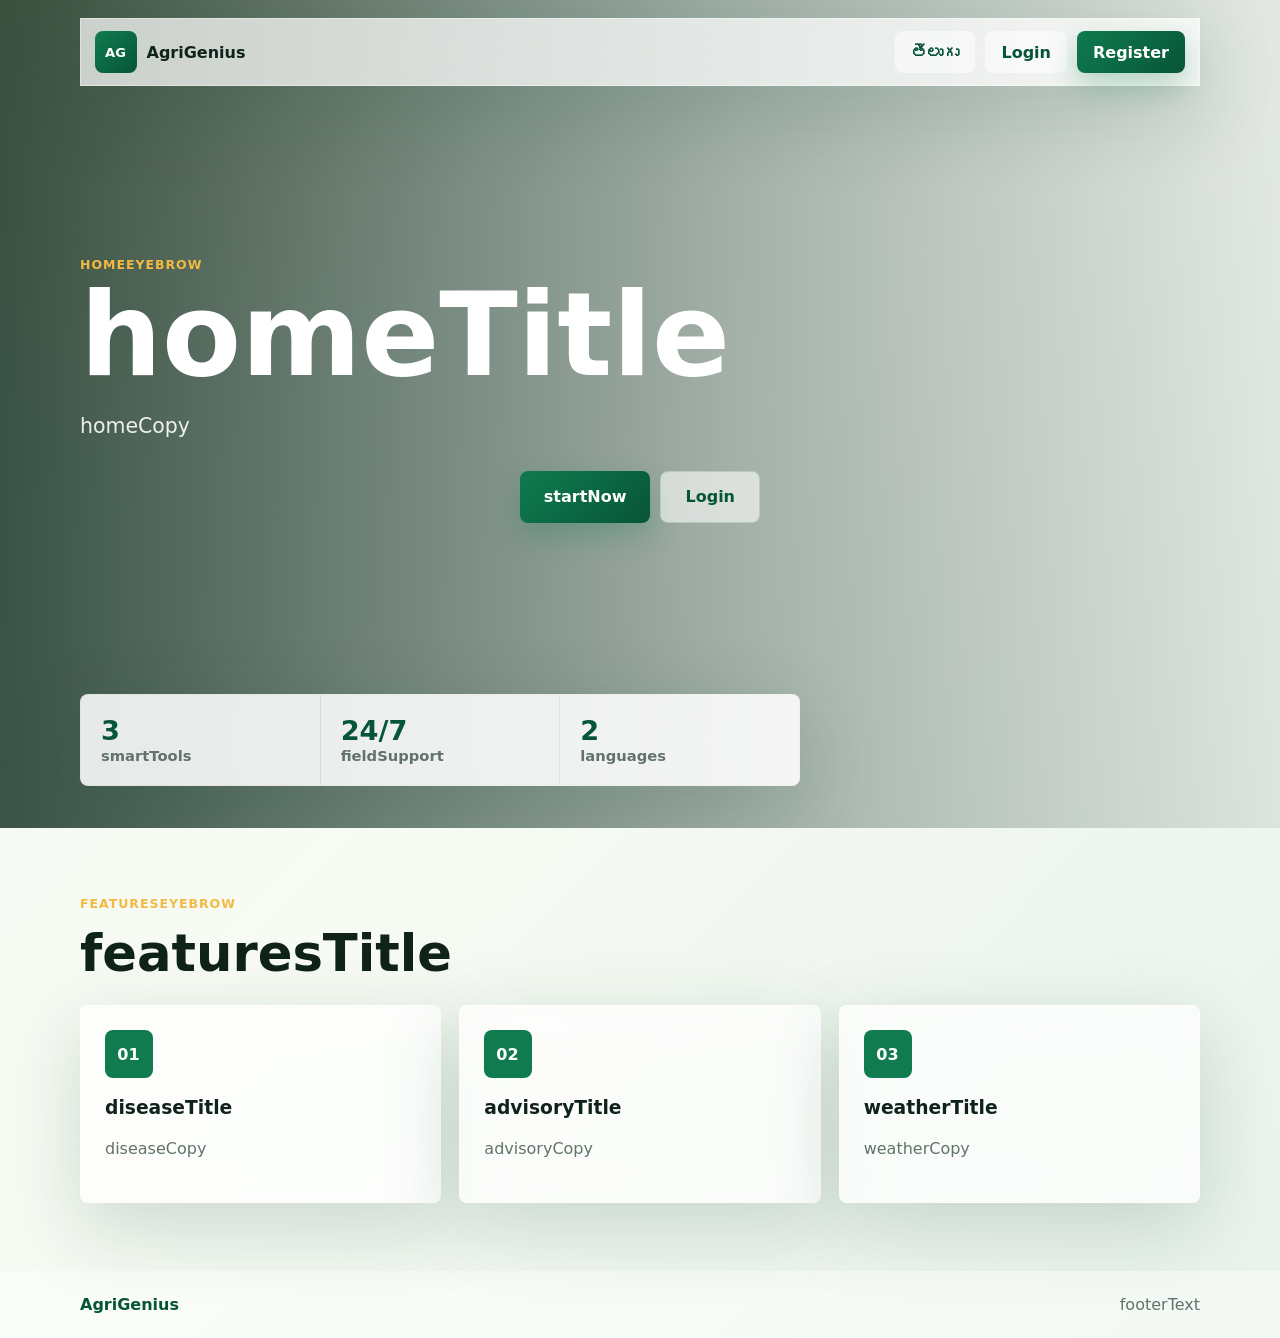
<file: frontend/index.html>
<!DOCTYPE html>
<html lang="en">
<head>
    <meta charset="UTF-8">
    <meta name="viewport" content="width=device-width, initial-scale=1.0">
    <title>AgriGenius | Smart Farming Assistant</title>
    <link rel="preconnect" href="https://images.unsplash.com">
    <link rel="stylesheet" href="css/style.css">
</head>
<body class="home-page">
<nav class="navbar glass-nav">
    <a class="brand" href="index.html">
        <span class="brand-mark">AG</span>
        <span>AgriGenius</span>
    </a>
    <div class="nav-actions">
        <button class="lang-toggle" data-lang-toggle type="button">తెలుగు</button>
        <a class="nav-link" href="login.html" data-i18n="login">Login</a>
        <a class="btn btn-primary" href="register.html" data-i18n="register">Register</a>
    </div>
</nav>

<main>
    <section class="hero">
        <div class="hero-overlay"></div>
        <div class="hero-content">
            <p class="eyebrow" data-i18n="homeEyebrow">AI-powered crop care</p>
            <h1 data-i18n="homeTitle">AgriGenius</h1>
            <p class="hero-copy" data-i18n="homeCopy">
                Detect plant disease, get crop advisory, and turn weather into practical field decisions.
            </p>
            <div class="hero-actions">
                <a class="btn btn-primary btn-large" href="register.html" data-i18n="startNow">Start now</a>
                <a class="btn btn-ghost btn-large" href="login.html" data-i18n="login">Login</a>
            </div>
        </div>
        <div class="hero-stats glass-card">
            <div>
                <strong>3</strong>
                <span data-i18n="smartTools">Smart tools</span>
            </div>
            <div>
                <strong>24/7</strong>
                <span data-i18n="fieldSupport">Field support</span>
            </div>
            <div>
                <strong>2</strong>
                <span data-i18n="languages">Languages</span>
            </div>
        </div>
    </section>

    <section class="feature-band">
        <div class="section-heading">
            <p class="eyebrow" data-i18n="featuresEyebrow">One dashboard</p>
            <h2 data-i18n="featuresTitle">Crop decisions with less guesswork</h2>
        </div>
        <div class="feature-grid">
            <article class="feature-card glass-card">
                <span class="feature-icon">01</span>
                <h3 data-i18n="diseaseTitle">Plant Disease Detector</h3>
                <p data-i18n="diseaseCopy">Upload a leaf photo, preview it, and receive a likely diagnosis with treatment steps.</p>
            </article>
            <article class="feature-card glass-card">
                <span class="feature-icon">02</span>
                <h3 data-i18n="advisoryTitle">AI Advisory</h3>
                <p data-i18n="advisoryCopy">Choose soil, season, and crop to get suitable crops, fertilizer, and irrigation tips.</p>
            </article>
            <article class="feature-card glass-card">
                <span class="feature-icon">03</span>
                <h3 data-i18n="weatherTitle">Weather Guide</h3>
                <p data-i18n="weatherCopy">Search a city and convert temperature and humidity into farming advice.</p>
            </article>
        </div>
    </section>
</main>

<footer class="footer">
    <span>AgriGenius</span>
    <span data-i18n="footerText">Smart farming support for modern growers.</span>
</footer>

<script src="js/app.js"></script>
</body>
</html>
</file>
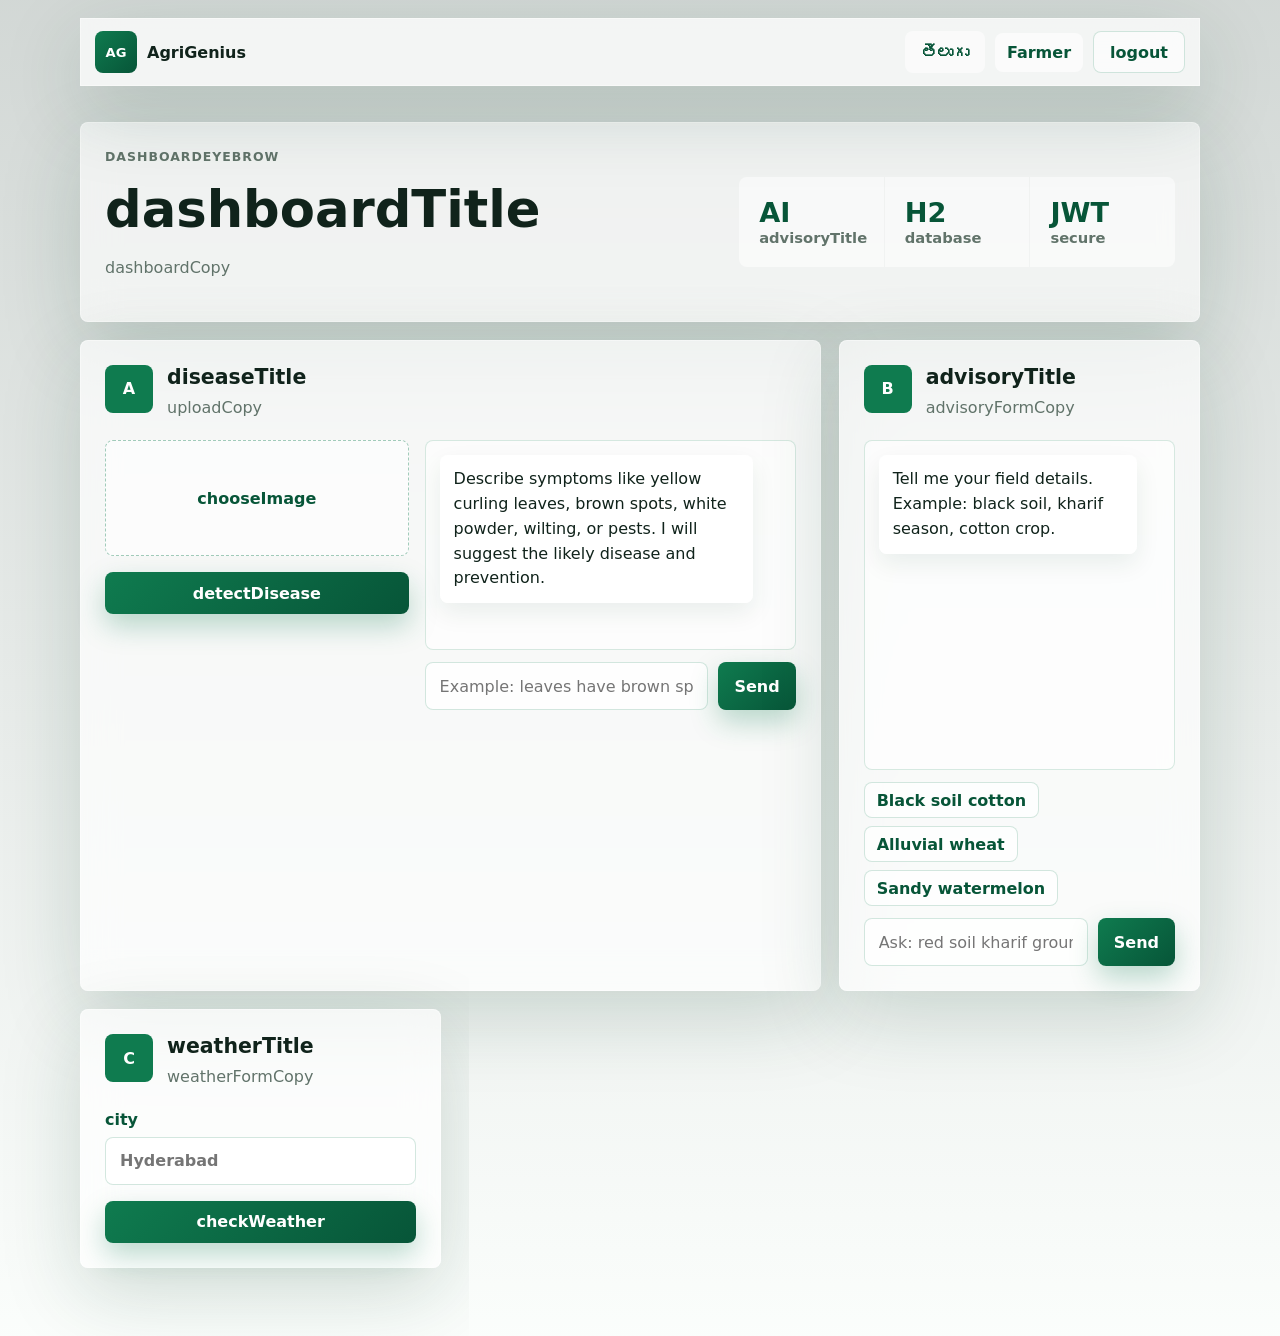
<file: frontend/dashboard.html>
<!DOCTYPE html>
<html lang="en">
<head>
    <meta charset="UTF-8">
    <meta name="viewport" content="width=device-width, initial-scale=1.0">
    <title>Dashboard | AgriGenius</title>
    <link rel="stylesheet" href="css/style.css">
</head>
<body class="dashboard-page">
<nav class="navbar glass-nav compact">
    <a class="brand" href="index.html">
        <span class="brand-mark">AG</span>
        <span>AgriGenius</span>
    </a>
    <div class="nav-actions">
        <button class="lang-toggle" data-lang-toggle type="button">తెలుగు</button>
        <span class="user-chip" id="userChip">Farmer</span>
        <button class="btn btn-ghost" id="logoutBtn" type="button" data-i18n="logout">Logout</button>
    </div>
</nav>

<main class="dashboard-shell">
    <section class="dashboard-hero glass-card">
        <div>
            <p class="eyebrow" data-i18n="dashboardEyebrow">Smart farming workspace</p>
            <h1 data-i18n="dashboardTitle">Your AgriGenius Dashboard</h1>
            <p data-i18n="dashboardCopy">Use plant diagnosis, advisory, and weather guidance from one responsive workspace.</p>
        </div>
        <div class="metric-grid">
            <div>
                <strong>AI</strong>
                <span data-i18n="advisoryTitle">AI Advisory</span>
            </div>
            <div>
                <strong>H2</strong>
                <span data-i18n="database">Database</span>
            </div>
            <div>
                <strong>JWT</strong>
                <span data-i18n="secure">Secure</span>
            </div>
        </div>
    </section>

    <section class="tool-grid">
        <article class="tool-card disease-card glass-card">
            <div class="tool-heading">
                <span class="tool-number">A</span>
                <div>
                    <h2 data-i18n="diseaseTitle">Plant Disease Detector</h2>
                    <p data-i18n="uploadCopy">Upload a plant image or describe symptoms for clear disease and prevention guidance.</p>
                </div>
            </div>
            <div class="disease-layout">
                <form id="diseaseForm" class="form-stack">
                    <label class="upload-box" for="plantImage">
                        <input id="plantImage" type="file" name="image" accept="image/*" required>
                        <span data-i18n="chooseImage">Choose plant image</span>
                    </label>
                    <img id="imagePreview" class="image-preview" alt="Plant preview">
                    <button class="btn btn-primary btn-full" type="submit" data-i18n="detectDisease">Detect disease</button>
                </form>

                <div class="chat-panel">
                    <div class="chat-window" id="symptomChat">
                        <div class="chat-message bot">Describe symptoms like yellow curling leaves, brown spots, white powder, wilting, or pests. I will suggest the likely disease and prevention.</div>
                    </div>
                    <form id="symptomForm" class="chat-form">
                        <input type="text" name="symptoms" required placeholder="Example: leaves have brown spots and edges are drying">
                        <button class="btn btn-primary" type="submit">Send</button>
                    </form>
                </div>
            </div>
            <div class="result-box" id="diseaseResult"></div>
        </article>

        <article class="tool-card advisory-card glass-card">
            <div class="tool-heading">
                <span class="tool-number">B</span>
                <div>
                    <h2 data-i18n="advisoryTitle">AI Advisory</h2>
                    <p data-i18n="advisoryFormCopy">Ask in chat using soil, season, and crop details.</p>
                </div>
            </div>
            <div class="chat-window tall" id="advisoryChat">
                <div class="chat-message bot">Tell me your field details. Example: black soil, kharif season, cotton crop.</div>
            </div>
            <div class="quick-prompts">
                <button type="button" data-advisory-prompt="black soil kharif cotton">Black soil cotton</button>
                <button type="button" data-advisory-prompt="alluvial soil rabi wheat">Alluvial wheat</button>
                <button type="button" data-advisory-prompt="sandy soil summer watermelon">Sandy watermelon</button>
            </div>
            <form id="advisoryChatForm" class="chat-form">
                <input type="text" name="message" required placeholder="Ask: red soil kharif groundnut">
                <button class="btn btn-primary" type="submit">Send</button>
            </form>
        </article>

        <article class="tool-card glass-card">
            <div class="tool-heading">
                <span class="tool-number">C</span>
                <div>
                    <h2 data-i18n="weatherTitle">Weather Guide</h2>
                    <p data-i18n="weatherFormCopy">Check current conditions and farming advice.</p>
                </div>
            </div>
            <form id="weatherForm" class="form-stack">
                <label>
                    <span data-i18n="city">City</span>
                    <input type="text" name="city" required placeholder="Hyderabad">
                </label>
                <button class="btn btn-primary btn-full" type="submit" data-i18n="checkWeather">Check weather</button>
            </form>
            <div class="result-box" id="weatherResult"></div>
        </article>
    </section>
</main>

<script src="js/app.js"></script>
</body>
</html>
</file>
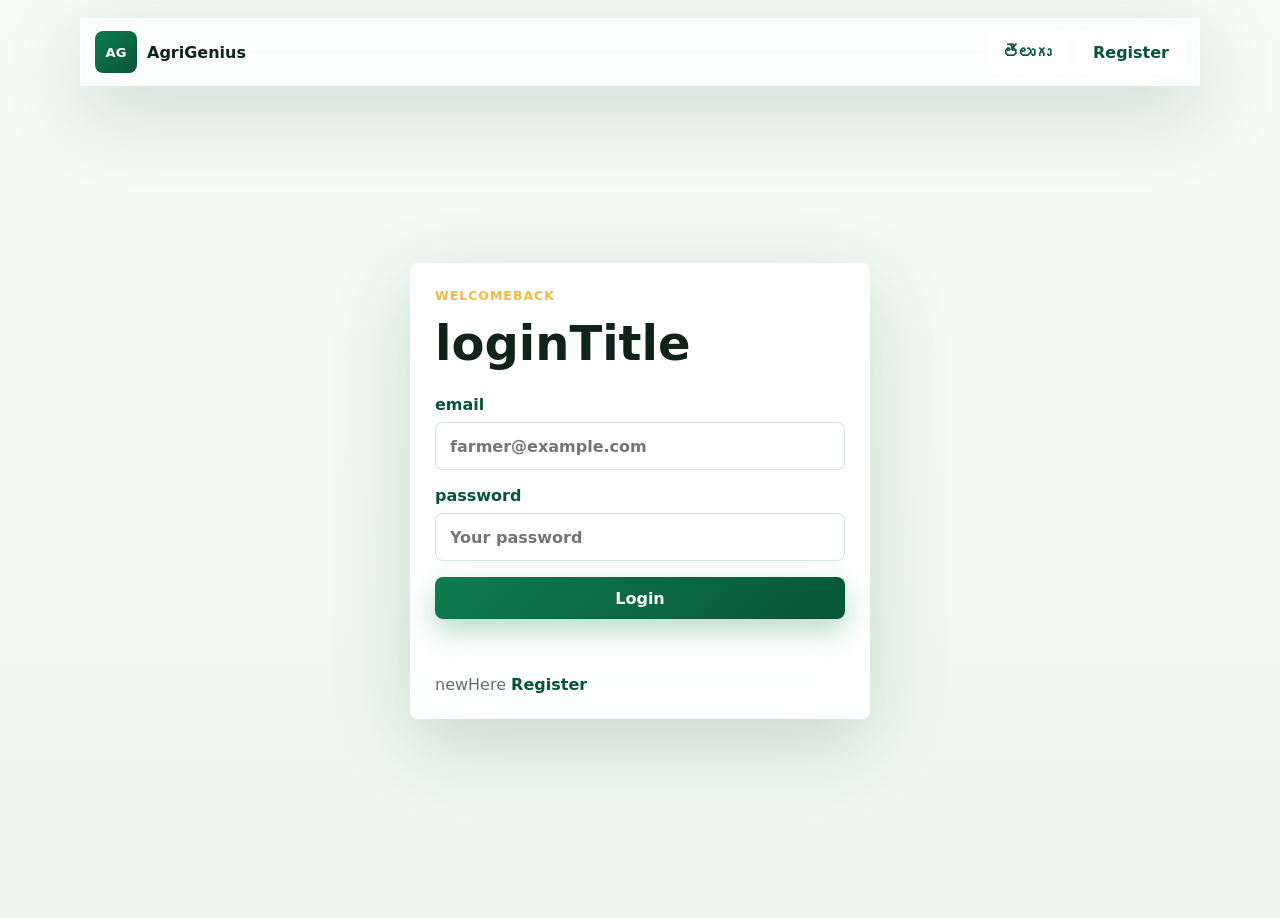
<file: frontend/login.html>
<!DOCTYPE html>
<html lang="en">
<head>
    <meta charset="UTF-8">
    <meta name="viewport" content="width=device-width, initial-scale=1.0">
    <title>Login | AgriGenius</title>
    <link rel="stylesheet" href="css/style.css">
</head>
<body class="auth-page">
<nav class="navbar glass-nav compact">
    <a class="brand" href="index.html">
        <span class="brand-mark">AG</span>
        <span>AgriGenius</span>
    </a>
    <div class="nav-actions">
        <button class="lang-toggle" data-lang-toggle type="button">తెలుగు</button>
        <a class="nav-link" href="register.html" data-i18n="register">Register</a>
    </div>
</nav>

<main class="auth-shell">
    <section class="auth-panel glass-card">
        <p class="eyebrow" data-i18n="welcomeBack">Welcome back</p>
        <h1 data-i18n="loginTitle">Login to your dashboard</h1>
        <form id="loginForm" class="form-stack">
            <label>
                <span data-i18n="email">Email</span>
                <input type="email" name="email" required autocomplete="email" placeholder="farmer@example.com">
            </label>
            <label>
                <span data-i18n="password">Password</span>
                <input type="password" name="password" required autocomplete="current-password" placeholder="Your password">
            </label>
            <button class="btn btn-primary btn-full" type="submit" data-i18n="login">Login</button>
            <p class="form-message" id="loginMessage"></p>
        </form>
        <p class="auth-switch">
            <span data-i18n="newHere">New here?</span>
            <a href="register.html" data-i18n="register">Register</a>
        </p>
    </section>
</main>

<script src="js/app.js"></script>
</body>
</html>
</file>
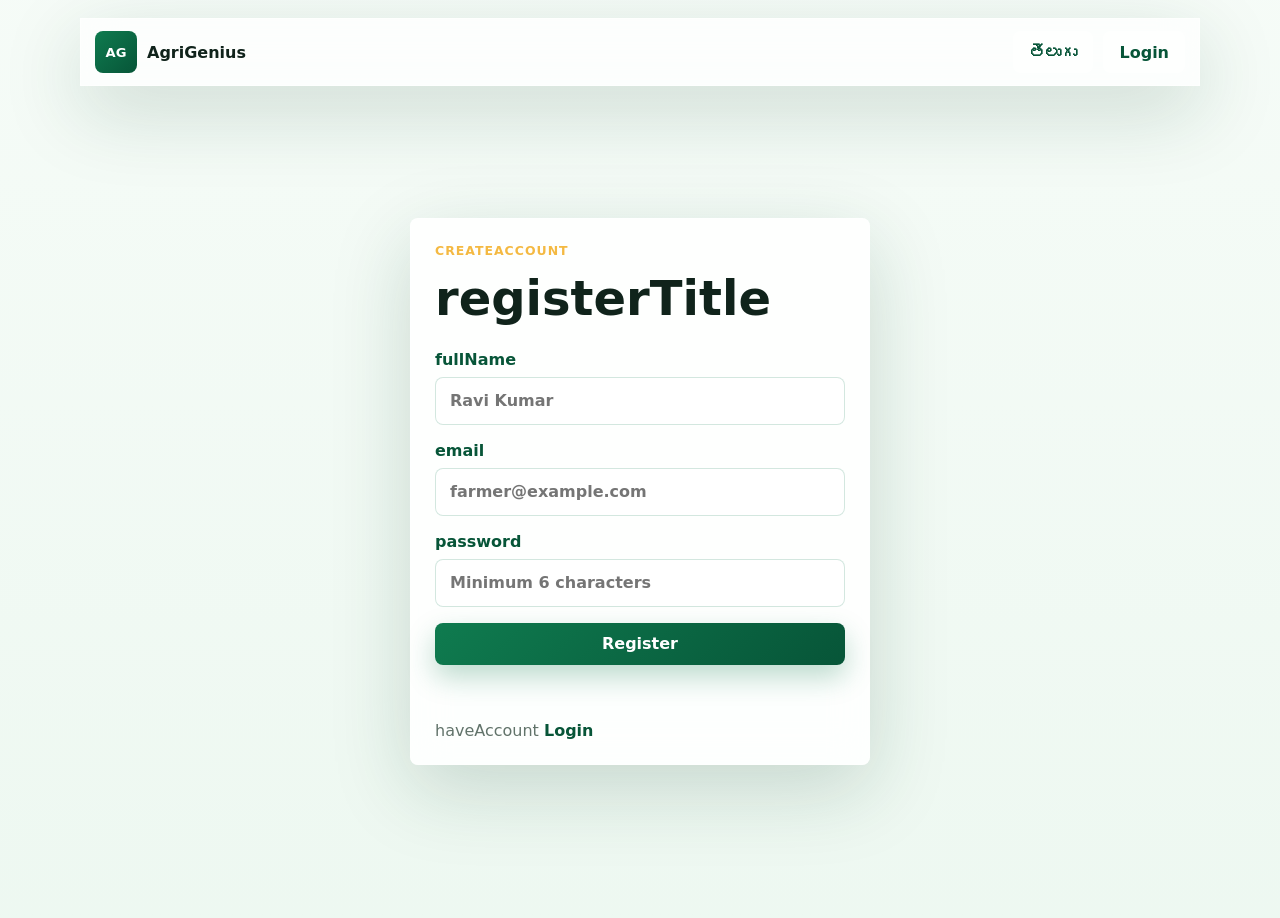
<file: frontend/register.html>
<!DOCTYPE html>
<html lang="en">
<head>
    <meta charset="UTF-8">
    <meta name="viewport" content="width=device-width, initial-scale=1.0">
    <title>Register | AgriGenius</title>
    <link rel="stylesheet" href="css/style.css">
</head>
<body class="auth-page">
<nav class="navbar glass-nav compact">
    <a class="brand" href="index.html">
        <span class="brand-mark">AG</span>
        <span>AgriGenius</span>
    </a>
    <div class="nav-actions">
        <button class="lang-toggle" data-lang-toggle type="button">తెలుగు</button>
        <a class="nav-link" href="login.html" data-i18n="login">Login</a>
    </div>
</nav>

<main class="auth-shell">
    <section class="auth-panel glass-card">
        <p class="eyebrow" data-i18n="createAccount">Create account</p>
        <h1 data-i18n="registerTitle">Register with AgriGenius</h1>
        <form id="registerForm" class="form-stack">
            <label>
                <span data-i18n="fullName">Full name</span>
                <input type="text" name="fullName" required autocomplete="name" placeholder="Ravi Kumar">
            </label>
            <label>
                <span data-i18n="email">Email</span>
                <input type="email" name="email" required autocomplete="email" placeholder="farmer@example.com">
            </label>
            <label>
                <span data-i18n="password">Password</span>
                <input type="password" name="password" required minlength="6" autocomplete="new-password" placeholder="Minimum 6 characters">
            </label>
            <button class="btn btn-primary btn-full" type="submit" data-i18n="register">Register</button>
            <p class="form-message" id="registerMessage"></p>
        </form>
        <p class="auth-switch">
            <span data-i18n="haveAccount">Already have an account?</span>
            <a href="login.html" data-i18n="login">Login</a>
        </p>
    </section>
</main>

<script src="js/app.js"></script>
</body>
</html>
</file>
<file: frontend/css/style.css>
:root {
    --leaf: #0f7b4f;
    --leaf-dark: #075538;
    --mint: #dff8ea;
    --sun: #f4b942;
    --soil: #5c4033;
    --ink: #10231b;
    --muted: #61736a;
    --panel: rgba(255, 255, 255, 0.72);
    --panel-strong: rgba(255, 255, 255, 0.88);
    --line: rgba(255, 255, 255, 0.38);
    --shadow: 0 24px 80px rgba(15, 66, 44, 0.18);
    --radius: 8px;
}

* {
    box-sizing: border-box;
}

html {
    scroll-behavior: smooth;
}

body {
    margin: 0;
    min-height: 100vh;
    color: var(--ink);
    font-family: Inter, ui-sans-serif, system-ui, -apple-system, BlinkMacSystemFont, "Segoe UI", sans-serif;
    background:
            radial-gradient(circle at top left, rgba(244, 185, 66, 0.22), transparent 32rem),
            linear-gradient(135deg, #eef8f0 0%, #f7fbf4 45%, #e8f2eb 100%);
}

a {
    color: inherit;
    text-decoration: none;
}

button,
input,
select {
    font: inherit;
}

.navbar {
    position: fixed;
    top: 18px;
    left: 50%;
    z-index: 20;
    width: min(1120px, calc(100% - 32px));
    min-height: 64px;
    transform: translateX(-50%);
    display: flex;
    align-items: center;
    justify-content: space-between;
    gap: 16px;
    padding: 12px 14px;
}

.navbar.compact {
    position: sticky;
    transform: none;
    left: auto;
    margin: 18px auto 0;
}

.glass-nav,
.glass-card {
    border: 1px solid var(--line);
    background: var(--panel);
    box-shadow: var(--shadow);
    backdrop-filter: blur(18px);
    -webkit-backdrop-filter: blur(18px);
}

.glass-card {
    border-radius: var(--radius);
}

.brand {
    display: inline-flex;
    align-items: center;
    gap: 10px;
    font-weight: 900;
    letter-spacing: 0;
}

.brand-mark {
    display: grid;
    width: 42px;
    height: 42px;
    place-items: center;
    border-radius: var(--radius);
    color: #fff;
    background: linear-gradient(135deg, var(--leaf), var(--leaf-dark));
    font-size: 0.82rem;
}

.nav-actions,
.hero-actions {
    display: flex;
    align-items: center;
    gap: 10px;
    flex-wrap: wrap;
    justify-content: flex-end;
}

.nav-link,
.lang-toggle,
.btn {
    min-height: 42px;
    border: 0;
    border-radius: var(--radius);
    padding: 0 16px;
    display: inline-flex;
    align-items: center;
    justify-content: center;
    font-weight: 800;
    cursor: pointer;
}

.nav-link,
.lang-toggle {
    color: var(--leaf-dark);
    background: rgba(255, 255, 255, 0.54);
}

.btn-primary {
    color: #fff;
    background: linear-gradient(135deg, var(--leaf), var(--leaf-dark));
    box-shadow: 0 12px 28px rgba(15, 123, 79, 0.28);
}

.btn-ghost {
    color: var(--leaf-dark);
    border: 1px solid rgba(15, 123, 79, 0.18);
    background: rgba(255, 255, 255, 0.6);
}

.btn-large {
    min-height: 52px;
    padding-inline: 24px;
}

.btn-full {
    width: 100%;
}

.hero {
    position: relative;
    min-height: 92vh;
    display: grid;
    align-items: end;
    padding: 140px max(24px, calc((100vw - 1120px) / 2)) 42px;
    overflow: hidden;
    color: #fff;
    background-image: url("https://images.unsplash.com/photo-1500382017468-9049fed747ef?auto=format&fit=crop&w=1800&q=85");
    background-position: center;
    background-size: cover;
}

.hero-overlay {
    position: absolute;
    inset: 0;
    background: linear-gradient(90deg, rgba(6, 36, 23, 0.78), rgba(6, 36, 23, 0.34) 58%, rgba(6, 36, 23, 0.08));
}

.hero-content {
    position: relative;
    z-index: 1;
    width: min(680px, 100%);
    padding-bottom: 54px;
}

.eyebrow {
    margin: 0 0 12px;
    color: var(--sun);
    font-weight: 900;
    letter-spacing: 0.08em;
    text-transform: uppercase;
    font-size: 0.78rem;
}

.hero h1 {
    margin: 0;
    font-size: clamp(3.4rem, 9vw, 7.2rem);
    line-height: 0.9;
    letter-spacing: 0;
}

.hero-copy {
    width: min(620px, 100%);
    margin: 22px 0 28px;
    color: rgba(255, 255, 255, 0.9);
    font-size: clamp(1.05rem, 2vw, 1.28rem);
    line-height: 1.6;
}

.hero-stats {
    position: relative;
    z-index: 1;
    display: grid;
    grid-template-columns: repeat(3, minmax(0, 1fr));
    gap: 1px;
    width: min(720px, 100%);
    overflow: hidden;
}

.hero-stats div,
.metric-grid div {
    padding: 20px;
    background: rgba(255, 255, 255, 0.54);
}

.hero-stats strong,
.metric-grid strong {
    display: block;
    color: var(--leaf-dark);
    font-size: 1.7rem;
}

.hero-stats span,
.metric-grid span {
    color: var(--muted);
    font-size: 0.92rem;
    font-weight: 800;
}

.feature-band,
.dashboard-shell {
    width: min(1120px, calc(100% - 32px));
    margin: 0 auto;
    padding: 68px 0;
}

.section-heading {
    margin-bottom: 22px;
}

.section-heading h2,
.auth-panel h1,
.dashboard-hero h1,
.tool-card h2 {
    margin: 0;
    letter-spacing: 0;
}

.section-heading h2 {
    font-size: clamp(2rem, 4vw, 3.4rem);
}

.feature-grid,
.tool-grid {
    display: grid;
    grid-template-columns: repeat(3, minmax(0, 1fr));
    gap: 18px;
}

.feature-card,
.tool-card,
.auth-panel,
.dashboard-hero {
    padding: 24px;
}

.feature-card p,
.dashboard-hero p,
.tool-heading p,
.result-box {
    color: var(--muted);
    line-height: 1.6;
}

.feature-icon,
.tool-number {
    display: grid;
    width: 48px;
    height: 48px;
    place-items: center;
    margin-bottom: 18px;
    border-radius: var(--radius);
    color: #fff;
    background: var(--leaf);
    font-weight: 900;
}

.footer {
    display: flex;
    justify-content: space-between;
    gap: 16px;
    padding: 24px max(18px, calc((100vw - 1120px) / 2));
    color: var(--muted);
    background: rgba(255, 255, 255, 0.54);
}

.footer span:first-child {
    color: var(--leaf-dark);
    font-weight: 900;
}

.auth-page,
.dashboard-page {
    background:
            linear-gradient(rgba(244, 251, 246, 0.86), rgba(235, 247, 239, 0.88)),
            url("https://images.unsplash.com/photo-1523348837708-15d4a09cfac2?auto=format&fit=crop&w=1800&q=85") center/cover fixed;
}

.dashboard-page {
    background:
            linear-gradient(rgba(8, 38, 25, 0.18), rgba(244, 251, 246, 0.40)),
            url("https://images.unsplash.com/photo-1500937386664-56d1dfef3854?auto=format&fit=crop&w=1900&q=90") center/cover fixed;
}

.auth-shell {
    min-height: calc(100vh - 90px);
    display: grid;
    place-items: center;
    padding: 54px 16px;
}

.auth-panel {
    width: min(460px, 100%);
    background: var(--panel-strong);
}

.auth-panel h1 {
    margin-bottom: 24px;
    font-size: clamp(2rem, 5vw, 3rem);
}

.form-stack {
    display: grid;
    gap: 16px;
}

label {
    display: grid;
    gap: 8px;
    color: var(--leaf-dark);
    font-weight: 850;
}

input,
select {
    width: 100%;
    min-height: 48px;
    border: 1px solid rgba(15, 123, 79, 0.18);
    border-radius: var(--radius);
    padding: 0 14px;
    color: var(--ink);
    background: rgba(255, 255, 255, 0.78);
    outline: none;
}

input:focus,
select:focus {
    border-color: var(--leaf);
    box-shadow: 0 0 0 4px rgba(15, 123, 79, 0.13);
}

.chat-panel {
    display: grid;
    gap: 12px;
}

.chat-window {
    min-height: 210px;
    max-height: 360px;
    overflow-y: auto;
    display: flex;
    flex-direction: column;
    gap: 10px;
    padding: 14px;
    border: 1px solid rgba(15, 123, 79, 0.16);
    border-radius: var(--radius);
    background: rgba(255, 255, 255, 0.64);
}

.chat-window.tall {
    min-height: 330px;
}

.chat-message {
    width: fit-content;
    max-width: 92%;
    padding: 12px 14px;
    border-radius: var(--radius);
    line-height: 1.55;
    color: var(--ink);
    background: rgba(255, 255, 255, 0.86);
    box-shadow: 0 10px 24px rgba(15, 66, 44, 0.08);
}

.chat-message.user {
    align-self: flex-end;
    color: #fff;
    background: var(--leaf);
}

.chat-message.bot {
    align-self: flex-start;
}

.chat-message h3 {
    margin: 0 0 8px;
    color: var(--leaf-dark);
}

.chat-message p {
    margin: 8px 0;
}

.chat-message ul {
    margin: 8px 0 0;
    padding-left: 18px;
}

.chat-message li {
    margin: 6px 0;
}

.chat-form {
    display: grid;
    grid-template-columns: minmax(0, 1fr) auto;
    gap: 10px;
}

.quick-prompts {
    display: flex;
    flex-wrap: wrap;
    gap: 8px;
    margin: 12px 0;
}

.quick-prompts button {
    min-height: 36px;
    border: 1px solid rgba(15, 123, 79, 0.18);
    border-radius: var(--radius);
    padding: 0 12px;
    color: var(--leaf-dark);
    background: rgba(255, 255, 255, 0.68);
    font-weight: 850;
    cursor: pointer;
}

.form-message {
    min-height: 22px;
    margin: 0;
    color: var(--leaf-dark);
    font-weight: 800;
}

.form-message.error {
    color: #b3261e;
}

.auth-switch {
    margin: 18px 0 0;
    color: var(--muted);
}

.auth-switch a {
    color: var(--leaf-dark);
    font-weight: 900;
}

.dashboard-shell {
    padding-top: 36px;
}

.dashboard-hero {
    display: grid;
    grid-template-columns: 1.4fr 1fr;
    align-items: center;
    gap: 24px;
    margin-bottom: 18px;
    background: rgba(255, 255, 255, 0.62);
}

.dashboard-hero h1 {
    font-size: clamp(2rem, 4vw, 3.6rem);
}

.metric-grid {
    display: grid;
    grid-template-columns: repeat(3, minmax(0, 1fr));
    gap: 1px;
    overflow: hidden;
    border-radius: var(--radius);
}

.tool-grid {
    align-items: start;
}

.tool-card {
    min-height: 100%;
    background: rgba(255, 255, 255, 0.70);
}

.disease-card {
    grid-column: span 2;
}

.disease-layout {
    display: grid;
    grid-template-columns: minmax(220px, 0.9fr) minmax(260px, 1.1fr);
    gap: 16px;
    align-items: start;
}

.tool-heading {
    display: flex;
    gap: 14px;
    align-items: flex-start;
    margin-bottom: 20px;
}

.tool-heading .tool-number {
    flex: 0 0 auto;
    margin: 0;
}

.tool-heading h2 {
    font-size: 1.28rem;
}

.tool-heading p {
    margin: 6px 0 0;
}

.upload-box {
    min-height: 116px;
    place-items: center;
    border: 1px dashed rgba(15, 123, 79, 0.38);
    border-radius: var(--radius);
    background: rgba(255, 255, 255, 0.58);
    cursor: pointer;
}

.upload-box input {
    position: absolute;
    width: 1px;
    height: 1px;
    opacity: 0;
}

.image-preview {
    display: none;
    width: 100%;
    aspect-ratio: 16 / 10;
    object-fit: cover;
    border-radius: var(--radius);
    border: 1px solid rgba(15, 123, 79, 0.18);
}

.image-preview.active {
    display: block;
}

.result-box {
    display: none;
    margin-top: 16px;
    padding: 16px;
    border-radius: var(--radius);
    background: rgba(255, 255, 255, 0.68);
}

.result-box.active {
    display: block;
}

.result-box h3 {
    margin: 0 0 8px;
    color: var(--leaf-dark);
}

.result-box p {
    margin: 8px 0;
}

.user-chip {
    max-width: 190px;
    overflow: hidden;
    white-space: nowrap;
    text-overflow: ellipsis;
    border-radius: var(--radius);
    padding: 10px 12px;
    color: var(--leaf-dark);
    background: rgba(255, 255, 255, 0.62);
    font-weight: 900;
}

@media (max-width: 900px) {
    .feature-grid,
    .tool-grid,
    .dashboard-hero,
    .disease-layout {
        grid-template-columns: 1fr;
    }

    .disease-card {
        grid-column: auto;
    }

    .hero {
        min-height: 860px;
    }
}

@media (max-width: 640px) {
    .navbar,
    .navbar.compact {
        top: 10px;
        width: calc(100% - 20px);
        align-items: flex-start;
        flex-direction: column;
    }

    .nav-actions {
        width: 100%;
        justify-content: stretch;
    }

    .nav-actions > * {
        flex: 1 1 auto;
    }

    .hero {
        padding-top: 190px;
    }

    .hero-stats,
    .metric-grid {
        grid-template-columns: 1fr;
    }

    .chat-form {
        grid-template-columns: 1fr;
    }

    .footer {
        flex-direction: column;
    }
}
</file>
